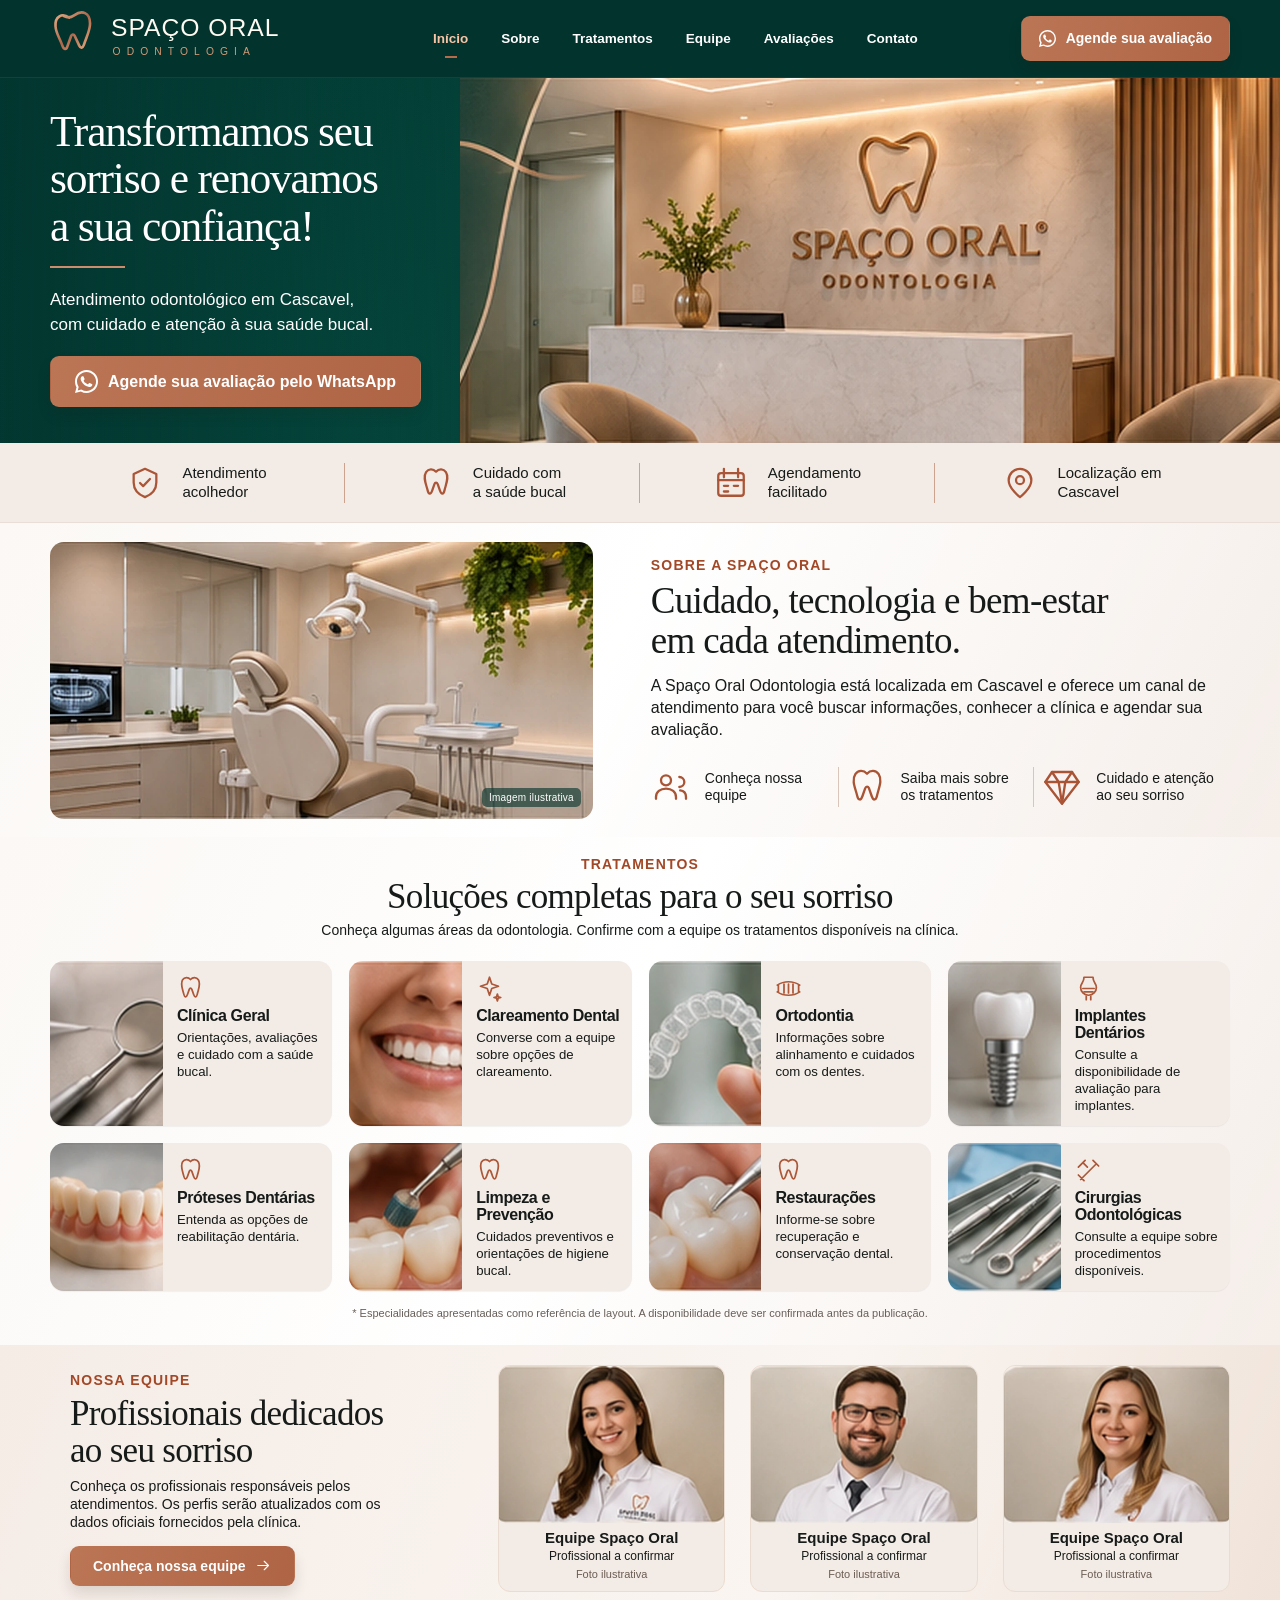
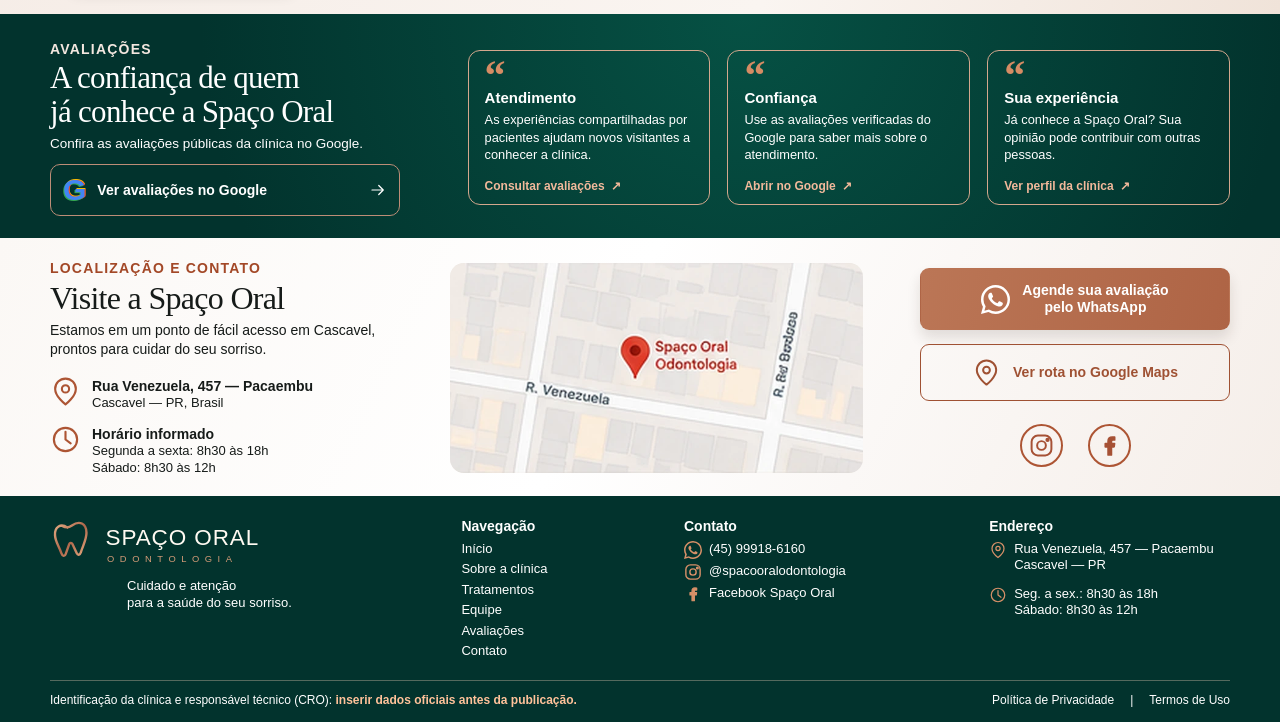
<file: index.html>
<!DOCTYPE html>
<html lang="pt-BR">
<head>
  <meta charset="UTF-8">
  <meta name="viewport" content="width=device-width, initial-scale=1.0">
  <meta name="theme-color" content="#063d35">
  <meta name="description" content="Conheça a Spaço Oral Odontologia em Cascavel, no bairro Pacaembu. Saiba como entrar em contato, conferir a localização e agendar uma avaliação.">
  <meta name="keywords" content="Spaço Oral, odontologia, dentista, Cascavel, Pacaembu, agendamento odontológico">
  <meta property="og:title" content="Spaço Oral Odontologia | Cascavel - PR">
  <meta property="og:description" content="Transformamos seu sorriso e renovamos a sua confiança. Conheça a Spaço Oral em Cascavel.">
  <meta property="og:type" content="website">
  <title>Spaço Oral Odontologia | Cascavel - PR</title>
  <link rel="icon" href="assets/favicon.svg" type="image/svg+xml">
  <link rel="stylesheet" href="assets/style.css">
  <script src="assets/script.js" defer></script>
</head>
<body>
  <!-- Ícones vetoriais locais: sem bibliotecas externas e sem risco de ícones quebrados. -->
  <svg xmlns="http://www.w3.org/2000/svg" class="svg-library" aria-hidden="true">
    <symbol id="i-whatsapp" viewBox="0 0 16 16"><path fill="currentColor" d="M13.601 2.326A7.854 7.854 0 0 0 8.01 0C3.58 0 0 3.58 0 8c0 1.405.368 2.781 1.067 3.995L0 16l4.1-1.063A7.94 7.94 0 0 0 8.01 16C12.42 16 16 12.42 16 8a7.95 7.95 0 0 0-2.399-5.674M8.01 14.607a6.62 6.62 0 0 1-3.374-.923l-.242-.144-2.506.65.669-2.442-.158-.251a6.64 6.64 0 0 1-1.019-3.49c0-3.659 2.971-6.628 6.63-6.628 3.66 0 6.63 2.969 6.63 6.628 0 3.659-2.97 6.6-6.63 6.6m3.627-4.95c-.199-.1-1.177-.58-1.36-.646-.184-.066-.317-.1-.45.1-.133.198-.514.646-.63.778-.116.133-.232.15-.43.05-.199-.1-.839-.31-1.597-.987-.59-.525-.989-1.173-1.105-1.372-.116-.198-.012-.306.087-.405.09-.089.199-.232.298-.348.1-.116.133-.199.199-.331.066-.133.033-.248-.017-.348-.05-.1-.448-1.08-.614-1.478-.16-.384-.322-.332-.448-.339l-.383-.007a.735.735 0 0 0-.531.248c-.183.199-.697.68-.697 1.66s.714 1.925.813 2.058c.1.133 1.404 2.146 3.401 3.01.475.205.846.327 1.135.418.477.151.911.13 1.255.08.383-.057 1.177-.48 1.343-.944.166-.464.166-.861.116-.944-.05-.083-.183-.133-.382-.232"/></symbol>
    <symbol id="i-instagram" viewBox="0 0 24 24"><rect x="2.5" y="2.5" width="19" height="19" rx="6" fill="none" stroke="currentColor" stroke-width="1.9"/><circle cx="12" cy="12" r="4.2" fill="none" stroke="currentColor" stroke-width="1.9"/><circle cx="17.8" cy="6.6" r="1.2" fill="currentColor"/></symbol>
    <symbol id="i-facebook" viewBox="0 0 24 24"><path fill="currentColor" d="M13.8 21v-7.8h2.6l.4-3.1h-3V8.2c0-.9.25-1.5 1.5-1.5h1.6V4a21 21 0 0 0-2.3-.12c-2.3 0-3.9 1.4-3.9 4v2.25H8v3.1h2.7V21z"/></symbol>
    <symbol id="i-pin" viewBox="0 0 24 24"><path d="M20 10c0 6-8 12-8 12S4 16 4 10a8 8 0 1 1 16 0Z"/><circle cx="12" cy="10" r="2.8"/></symbol>
    <symbol id="i-clock" viewBox="0 0 24 24"><circle cx="12" cy="12" r="9"/><path d="M12 6v6l4 3"/></symbol>
    <symbol id="i-shield" viewBox="0 0 24 24"><path d="m12 2 8 3.6v6c0 5-3.7 8.6-8 10.4C7.7 20.2 4 16.6 4 11.6v-6L12 2Z"/><path d="m8.5 12 2.2 2.2 4.8-5"/></symbol>
    <symbol id="i-tooth" viewBox="0 0 24 24"><path d="M12 4c-2.1-2.3-5.3-2.2-7 .3C2.6 8 5 12.7 6.1 17.2c.7 2.9 2.2 3.1 3.2.2l1.6-4.6c.5-1.4 1.7-1.4 2.3 0l1.6 4.6c1 2.9 2.5 2.7 3.2-.2C19 12.7 21.4 8 19 4.3c-1.7-2.5-4.9-2.6-7-.3Z"/></symbol>
    <symbol id="i-calendar" viewBox="0 0 24 24"><rect x="3" y="5" width="18" height="16" rx="2"/><path d="M7 2v6M17 2v6M3 10h18M7 14h3M14 14h3M7 18h3"/></symbol>
    <symbol id="i-users" viewBox="0 0 24 24"><circle cx="9" cy="8" r="3"/><path d="M3 19v-1c0-3 2.5-5 6-5s6 2 6 5v1M17 6a3 3 0 0 1 0 6M17.5 14c2.5.3 3.5 2 3.5 4v1"/></symbol>
    <symbol id="i-gem" viewBox="0 0 24 24"><path d="M6 3h12l4 6-10 13L2 9 6 3Z"/><path d="M2 9h20M6 3l4 6 2 13 2-13 4-6"/></symbol>
    <symbol id="i-sparkles" viewBox="0 0 24 24"><path d="m12 2 2 6 6 2-6 2-2 6-2-6-6-2 6-2 2-6ZM19 17l.7 2.3L22 20l-2.3.7L19 23l-.7-2.3L16 20l2.3-.7L19 17Z"/></symbol>
    <symbol id="i-braces" viewBox="0 0 24 24"><path d="M2 9c6-4 14-4 20 0M2 15c6 4 14 4 20 0M3 9v6M8 8v8M12 8v8M16 8v8M21 9v6"/></symbol>
    <symbol id="i-implant" viewBox="0 0 24 24"><path d="M8 2c0 5-3 5-3 9a7 7 0 0 0 14 0c0-4-3-4-3-9Z"/><path d="M7 12h10M8 15h8M10 19v3m4-3v3"/></symbol>
    <symbol id="i-tools" viewBox="0 0 24 24"><path d="M5 20 19 6M16 3l5 5M3 16l5 5M7 5l4 4M3 9l6-6"/></symbol>
    <symbol id="i-arrow" viewBox="0 0 24 24"><path d="M4 12h15m-6-6 6 6-6 6"/></symbol>
    <symbol id="i-menu" viewBox="0 0 24 24"><path d="M4 7h16M4 12h16M4 17h16"/></symbol>
    <symbol id="i-close" viewBox="0 0 24 24"><path d="M5 5 19 19M19 5 5 19"/></symbol>
  </svg>

  <header class="site-header" id="topo">
    <div class="container header-inner">
      <a href="#inicio" aria-label="Spaço Oral Odontologia — voltar ao início" class="brand"><img src="assets/logo.svg" alt="Spaço Oral Odontologia" width="265" height="60"></a>
      <nav class="nav" id="menu-principal" aria-label="Menu principal">
        <a href="#inicio" class="nav-link active">Início</a>
        <a href="#sobre" class="nav-link">Sobre</a>
        <a href="#tratamentos" class="nav-link">Tratamentos</a>
        <a href="#equipe" class="nav-link">Equipe</a>
        <a href="#avaliacoes" class="nav-link">Avaliações</a>
        <a href="#contato" class="nav-link">Contato</a>
      </nav>
      <a class="btn btn-copper header-cta" href="https://wa.me/5545999186160?text=Ol%C3%A1%21%20Gostaria%20de%20agendar%20uma%20avalia%C3%A7%C3%A3o%20na%20Spa%C3%A7o%20Oral." target="_blank" rel="noopener noreferrer"><svg class="icon fill"><use href="#i-whatsapp"/></svg><span>Agende sua avaliação</span></a>
      <button class="menu-toggle" type="button" aria-label="Abrir menu" aria-expanded="false" aria-controls="menu-principal"><svg class="icon menu-icon"><use href="#i-menu"/></svg><svg class="icon close-icon"><use href="#i-close"/></svg></button>
    </div>
  </header>

  <main>
    <section class="hero" id="inicio" aria-labelledby="hero-heading">
      <div class="hero-image" role="img" aria-label="Imagem ilustrativa de recepção odontológica elegante"></div>
      <div class="container hero-inner">
        <div class="hero-copy reveal">
          <h1 id="hero-heading">Transformamos seu<br>sorriso e renovamos<br>a sua confiança!</h1>
          <span class="headline-line" aria-hidden="true"></span>
          <p>Atendimento odontológico em Cascavel,<br>com cuidado e atenção à sua saúde bucal.</p>
          <a class="btn btn-copper btn-hero" href="https://wa.me/5545999186160?text=Ol%C3%A1%21%20Gostaria%20de%20agendar%20uma%20avalia%C3%A7%C3%A3o%20na%20Spa%C3%A7o%20Oral." target="_blank" rel="noopener noreferrer"><svg class="icon fill"><use href="#i-whatsapp"/></svg> Agende sua avaliação pelo WhatsApp</a>
        </div>
      </div>
    </section>

    <section class="trust-bar" aria-label="Destaques da clínica">
      <div class="container trust-grid">
        <div class="trust-item"><svg class="icon"><use href="#i-shield"/></svg><p>Atendimento<br>acolhedor</p></div>
        <div class="trust-item"><svg class="icon"><use href="#i-tooth"/></svg><p>Cuidado com<br>a saúde bucal</p></div>
        <div class="trust-item"><svg class="icon"><use href="#i-calendar"/></svg><p>Agendamento<br>facilitado</p></div>
        <div class="trust-item"><svg class="icon"><use href="#i-pin"/></svg><p>Localização em<br>Cascavel</p></div>
      </div>
    </section>

    <section class="about section-light" id="sobre" aria-labelledby="about-title">
      <div class="container about-grid">
        <div class="about-image-wrap reveal"><img src="assets/images/about.webp" alt="Ambiente odontológico ilustrativo com cadeira de atendimento" loading="lazy"><span class="image-note">Imagem ilustrativa</span></div>
        <div class="about-content reveal">
          <span class="eyebrow">SOBRE A SPAÇO ORAL</span>
          <h2 id="about-title">Cuidado, tecnologia e bem-estar<br>em cada atendimento.</h2>
          <p>A Spaço Oral Odontologia está localizada em Cascavel e oferece um canal de atendimento para você buscar informações, conhecer a clínica e agendar sua avaliação.</p>
          <div class="about-features">
            <div><svg class="icon"><use href="#i-users"/></svg><span>Conheça nossa<br>equipe</span></div>
            <div><svg class="icon"><use href="#i-tooth"/></svg><span>Saiba mais sobre<br>os tratamentos</span></div>
            <div><svg class="icon"><use href="#i-gem"/></svg><span>Cuidado e atenção<br>ao seu sorriso</span></div>
          </div>
        </div>
      </div>
    </section>

    <section class="treatments section-light" id="tratamentos" aria-labelledby="treatments-title">
      <div class="container">
        <div class="section-heading center reveal">
          <span class="eyebrow">TRATAMENTOS</span>
          <h2 id="treatments-title">Soluções completas para o seu sorriso</h2>
          <p>Conheça algumas áreas da odontologia. Confirme com a equipe os tratamentos disponíveis na clínica.</p>
        </div>
        <div class="treatments-grid">
          <a class="treatment-card reveal" href="https://wa.me/5545999186160?text=Ol%C3%A1%21%20Gostaria%20de%20saber%20sobre%20atendimento%20de%20cl%C3%ADnica%20geral." target="_blank" rel="noopener noreferrer"><img src="assets/images/service1.webp" alt="Instrumentos odontológicos" loading="lazy"><div class="treatment-body"><svg class="icon"><use href="#i-tooth"/></svg><h3>Clínica Geral</h3><p>Orientações, avaliações e cuidado com a saúde bucal.</p></div></a>
          <a class="treatment-card reveal" href="https://wa.me/5545999186160?text=Ol%C3%A1%21%20Gostaria%20de%20saber%20se%20a%20cl%C3%ADnica%20realiza%20clareamento%20dental." target="_blank" rel="noopener noreferrer"><img src="assets/images/service2.webp" alt="Sorriso saudável em imagem ilustrativa" loading="lazy"><div class="treatment-body"><svg class="icon"><use href="#i-sparkles"/></svg><h3>Clareamento Dental</h3><p>Converse com a equipe sobre opções de clareamento.</p></div></a>
          <a class="treatment-card reveal" href="https://wa.me/5545999186160?text=Ol%C3%A1%21%20Gostaria%20de%20saber%20se%20a%20cl%C3%ADnica%20realiza%20tratamento%20ortod%C3%B4ntico." target="_blank" rel="noopener noreferrer"><img src="assets/images/service3.webp" alt="Alinhador dentário transparente" loading="lazy"><div class="treatment-body"><svg class="icon"><use href="#i-braces"/></svg><h3>Ortodontia</h3><p>Informações sobre alinhamento e cuidados com os dentes.</p></div></a>
          <a class="treatment-card reveal" href="https://wa.me/5545999186160?text=Ol%C3%A1%21%20Gostaria%20de%20saber%20se%20a%20cl%C3%ADnica%20realiza%20implantes%20dent%C3%A1rios." target="_blank" rel="noopener noreferrer"><img src="assets/images/service4.webp" alt="Representação ilustrativa de implante dental" loading="lazy"><div class="treatment-body"><svg class="icon"><use href="#i-implant"/></svg><h3>Implantes Dentários</h3><p>Consulte a disponibilidade de avaliação para implantes.</p></div></a>
          <a class="treatment-card reveal" href="https://wa.me/5545999186160?text=Ol%C3%A1%21%20Gostaria%20de%20saber%20se%20a%20cl%C3%ADnica%20realiza%20pr%C3%B3teses%20dent%C3%A1rias." target="_blank" rel="noopener noreferrer"><img src="assets/images/service5.webp" alt="Prótese dentária ilustrativa" loading="lazy"><div class="treatment-body"><svg class="icon"><use href="#i-tooth"/></svg><h3>Próteses Dentárias</h3><p>Entenda as opções de reabilitação dentária.</p></div></a>
          <a class="treatment-card reveal" href="https://wa.me/5545999186160?text=Ol%C3%A1%21%20Gostaria%20de%20saber%20sobre%20limpeza%20e%20preven%C3%A7%C3%A3o%20odontol%C3%B3gica." target="_blank" rel="noopener noreferrer"><img src="assets/images/service6.webp" alt="Limpeza odontológica ilustrativa" loading="lazy"><div class="treatment-body"><svg class="icon"><use href="#i-tooth"/></svg><h3>Limpeza e Prevenção</h3><p>Cuidados preventivos e orientações de higiene bucal.</p></div></a>
          <a class="treatment-card reveal" href="https://wa.me/5545999186160?text=Ol%C3%A1%21%20Gostaria%20de%20saber%20se%20a%20cl%C3%ADnica%20realiza%20restaura%C3%A7%C3%B5es." target="_blank" rel="noopener noreferrer"><img src="assets/images/service7.webp" alt="Restauração dentária ilustrativa" loading="lazy"><div class="treatment-body"><svg class="icon"><use href="#i-tooth"/></svg><h3>Restaurações</h3><p>Informe-se sobre recuperação e conservação dental.</p></div></a>
          <a class="treatment-card reveal" href="https://wa.me/5545999186160?text=Ol%C3%A1%21%20Gostaria%20de%20saber%20se%20a%20cl%C3%ADnica%20realiza%20cirurgias%20odontol%C3%B3gicas." target="_blank" rel="noopener noreferrer"><img src="assets/images/service8.webp" alt="Instrumentos odontológicos ilustrativos" loading="lazy"><div class="treatment-body"><svg class="icon"><use href="#i-tools"/></svg><h3>Cirurgias Odontológicas</h3><p>Consulte a equipe sobre procedimentos disponíveis.</p></div></a>
        </div>
        <p class="disclaimer">* Especialidades apresentadas como referência de layout. A disponibilidade deve ser confirmada antes da publicação.</p>
      </div>
    </section>

    <section class="team section-beige" id="equipe" aria-labelledby="team-title">
      <div class="container team-grid">
        <div class="team-intro reveal"><span class="eyebrow">NOSSA EQUIPE</span><h2 id="team-title">Profissionais dedicados<br>ao seu sorriso</h2><p>Conheça os profissionais responsáveis pelos atendimentos. Os perfis serão atualizados com os dados oficiais fornecidos pela clínica.</p><a href="https://wa.me/5545999186160?text=Ol%C3%A1%21%20Gostaria%20de%20conhecer%20os%20profissionais%20da%20Spa%C3%A7o%20Oral." target="_blank" rel="noopener noreferrer" class="btn btn-copper">Conheça nossa equipe <svg class="icon"><use href="#i-arrow"/></svg></a></div>
        <div class="team-cards">
          <article class="team-card reveal"><img src="assets/images/team1.webp" alt="Retrato ilustrativo de profissional de odontologia" loading="lazy"><div class="team-details"><h3>Equipe Spaço Oral</h3><p>Profissional a confirmar</p><small>Foto ilustrativa</small></div></article>
          <article class="team-card reveal"><img src="assets/images/team2.webp" alt="Retrato ilustrativo de profissional de odontologia" loading="lazy"><div class="team-details"><h3>Equipe Spaço Oral</h3><p>Profissional a confirmar</p><small>Foto ilustrativa</small></div></article>
          <article class="team-card reveal"><img src="assets/images/team3.webp" alt="Retrato ilustrativo de profissional de odontologia" loading="lazy"><div class="team-details"><h3>Equipe Spaço Oral</h3><p>Profissional a confirmar</p><small>Foto ilustrativa</small></div></article>
        </div>
      </div>
    </section>

    <section class="reviews" id="avaliacoes" aria-labelledby="reviews-title">
      <div class="container reviews-grid">
        <div class="reviews-intro reveal"><span class="eyebrow light">AVALIAÇÕES</span><h2 id="reviews-title">A confiança de quem<br>já conhece a Spaço Oral</h2><p>Confira as avaliações públicas da clínica no Google.</p><a class="google-review-link" href="https://www.google.com/maps/search/?api=1&query=Spa%C3%A7o%20Oral%20Odontologia%20Rua%20Venezuela%20457%20Cascavel" target="_blank" rel="noopener noreferrer"><span class="google-g">G</span> Ver avaliações no Google <svg class="icon"><use href="#i-arrow"/></svg></a></div>
        <div class="review-cards">
          <div class="review-card reveal"><span class="quote-mark">“</span><h3>Atendimento</h3><p>As experiências compartilhadas por pacientes ajudam novos visitantes a conhecer a clínica.</p><a href="https://www.google.com/maps/search/?api=1&query=Spa%C3%A7o%20Oral%20Odontologia%20Cascavel" target="_blank" rel="noopener noreferrer">Consultar avaliações <span>↗</span></a></div>
          <div class="review-card reveal"><span class="quote-mark">“</span><h3>Confiança</h3><p>Use as avaliações verificadas do Google para saber mais sobre o atendimento.</p><a href="https://www.google.com/maps/search/?api=1&query=Spa%C3%A7o%20Oral%20Odontologia%20Cascavel" target="_blank" rel="noopener noreferrer">Abrir no Google <span>↗</span></a></div>
          <div class="review-card reveal"><span class="quote-mark">“</span><h3>Sua experiência</h3><p>Já conhece a Spaço Oral? Sua opinião pode contribuir com outras pessoas.</p><a href="https://www.google.com/maps/search/?api=1&query=Spa%C3%A7o%20Oral%20Odontologia%20Cascavel" target="_blank" rel="noopener noreferrer">Ver perfil da clínica <span>↗</span></a></div>
        </div>
      </div>
    </section>

    <section class="contact section-light" id="contato" aria-labelledby="contact-title">
      <div class="container contact-grid">
        <div class="contact-info reveal"><span class="eyebrow">LOCALIZAÇÃO E CONTATO</span><h2 id="contact-title">Visite a Spaço Oral</h2><p>Estamos em um ponto de fácil acesso em Cascavel, prontos para cuidar do seu sorriso.</p><div class="contact-line"><svg class="icon"><use href="#i-pin"/></svg><div><strong>Rua Venezuela, 457 — Pacaembu</strong><span>Cascavel — PR, Brasil</span></div></div><div class="contact-line"><svg class="icon"><use href="#i-clock"/></svg><div><strong>Horário informado</strong><span>Segunda a sexta: 8h30 às 18h<br>Sábado: 8h30 às 12h</span></div></div></div>
        <div class="map-container reveal"><a class="map-link" href="https://www.google.com/maps/search/?api=1&query=Rua%20Venezuela%2C%20457%2C%20Cascavel%20PR%20Brasil" target="_blank" rel="noopener noreferrer" aria-label="Abrir localização da Spaço Oral no Google Maps"><img src="assets/images/map.webp" alt="Mapa ilustrativo com marcação da Rua Venezuela, em Cascavel" loading="lazy"><span>Abrir no Google Maps ↗</span></a></div>
        <div class="contact-actions reveal"><a href="https://wa.me/5545999186160?text=Ol%C3%A1%21%20Gostaria%20de%20agendar%20uma%20avalia%C3%A7%C3%A3o%20na%20Spa%C3%A7o%20Oral." target="_blank" rel="noopener noreferrer" class="btn btn-copper contact-btn"><svg class="icon fill"><use href="#i-whatsapp"/></svg><span>Agende sua avaliação<br>pelo WhatsApp</span></a><a href="https://www.google.com/maps/search/?api=1&query=Rua%20Venezuela%2C%20457%2C%20Cascavel%20PR%20Brasil" target="_blank" rel="noopener noreferrer" class="btn btn-outline contact-btn"><svg class="icon"><use href="#i-pin"/></svg><span>Ver rota no Google Maps</span></a><div class="social-links"><a href="https://www.instagram.com/spacooralodontologia/" target="_blank" rel="noopener noreferrer" aria-label="Instagram da Spaço Oral"><svg class="icon"><use href="#i-instagram"/></svg></a><a href="https://www.facebook.com/profile.php?id=61551792543219" target="_blank" rel="noopener noreferrer" aria-label="Facebook da Spaço Oral"><svg class="icon"><use href="#i-facebook"/></svg></a></div></div>
      </div>
    </section>
  </main>

  <footer class="footer">
    <div class="container footer-top">
      <div class="footer-brand"><a href="#inicio" aria-label="Voltar ao início"><img src="assets/logo.svg" alt="Spaço Oral Odontologia" width="250" height="57"></a><p>Cuidado e atenção<br>para a saúde do seu sorriso.</p></div>
      <div class="footer-col"><h3>Navegação</h3><a href="#inicio">Início</a><a href="#sobre">Sobre a clínica</a><a href="#tratamentos">Tratamentos</a><a href="#equipe">Equipe</a><a href="#avaliacoes">Avaliações</a><a href="#contato">Contato</a></div>
      <div class="footer-col"><h3>Contato</h3><a href="https://wa.me/5545999186160" target="_blank" rel="noopener noreferrer"><svg class="icon fill"><use href="#i-whatsapp"/></svg>(45) 99918-6160</a><a href="https://www.instagram.com/spacooralodontologia/" target="_blank" rel="noopener noreferrer"><svg class="icon"><use href="#i-instagram"/></svg>@spacooralodontologia</a><a href="https://www.facebook.com/profile.php?id=61551792543219" target="_blank" rel="noopener noreferrer"><svg class="icon"><use href="#i-facebook"/></svg>Facebook Spaço Oral</a></div>
      <div class="footer-col footer-address"><h3>Endereço</h3><a href="https://www.google.com/maps/search/?api=1&query=Rua%20Venezuela%20457%20Cascavel%20PR" target="_blank" rel="noopener noreferrer"><svg class="icon"><use href="#i-pin"/></svg>Rua Venezuela, 457 — Pacaembu<br>Cascavel — PR</a><p><svg class="icon"><use href="#i-clock"/></svg>Seg. a sex.: 8h30 às 18h<br>Sábado: 8h30 às 12h</p></div>
    </div>
    <div class="container footer-bottom"><p>Identificação da clínica e responsável técnico (CRO): <strong>inserir dados oficiais antes da publicação.</strong></p><div><a href="privacidade.html">Política de Privacidade</a><span aria-hidden="true">|</span><a href="termos.html">Termos de Uso</a></div></div>
  </footer>
  <a class="float-whatsapp" href="https://wa.me/5545999186160?text=Ol%C3%A1%21%20Vim%20pelo%20site%20e%20gostaria%20de%20informa%C3%A7%C3%B5es." target="_blank" rel="noopener noreferrer" aria-label="Falar no WhatsApp"><svg class="icon fill"><use href="#i-whatsapp"/></svg></a>
</body>
</html>
</file>
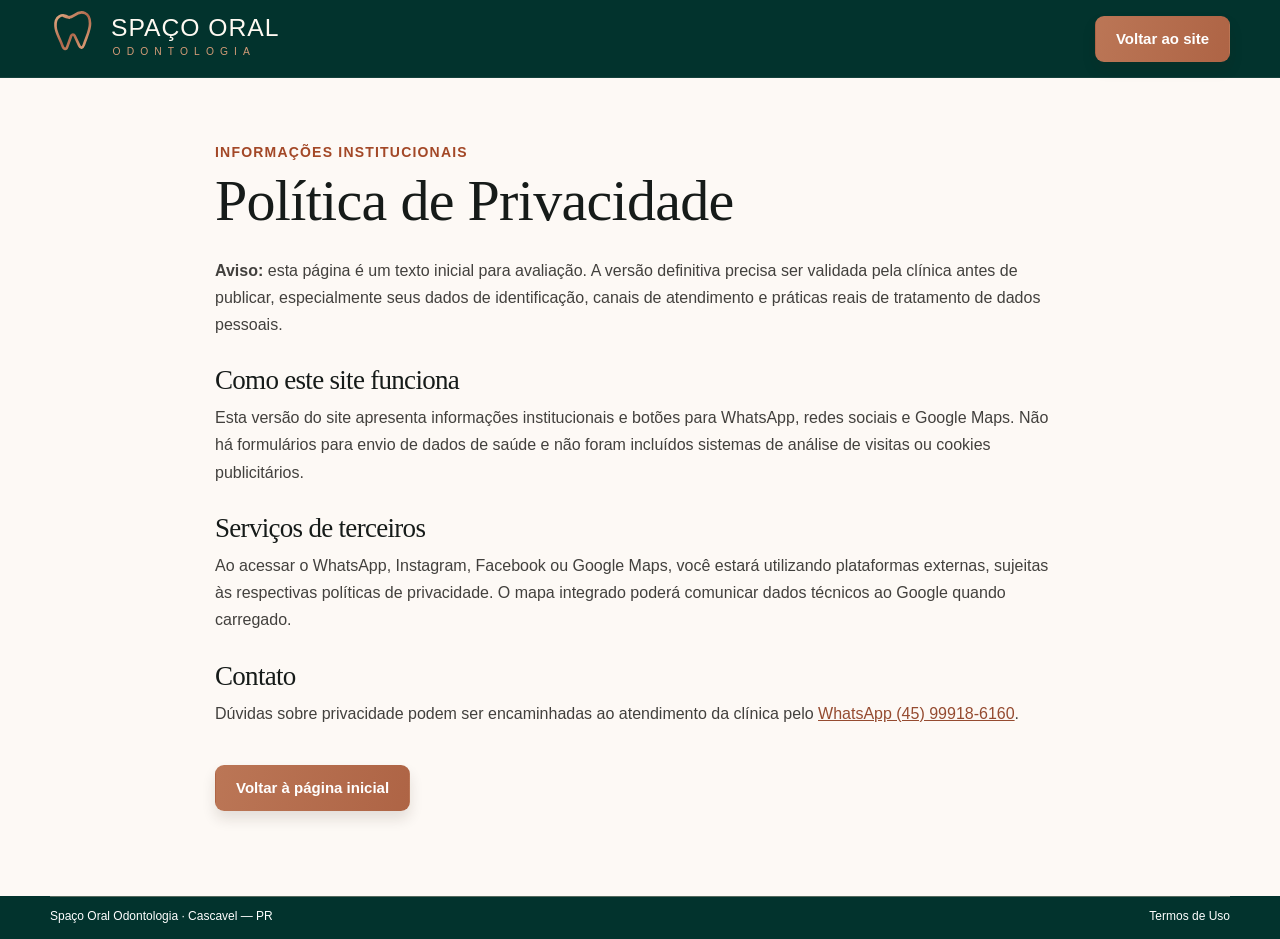
<file: privacidade.html>
<!DOCTYPE html><html lang="pt-BR"><head><meta charset="UTF-8"><meta name="viewport" content="width=device-width,initial-scale=1"><meta name="theme-color" content="#063d35"><title>Política de Privacidade | Spaço Oral</title><link rel="icon" href="assets/favicon.svg" type="image/svg+xml"><link rel="stylesheet" href="assets/legal.css"></head>
<body><header class="site-header"><div class="container header-inner"><a class="brand" href="index.html"><img src="assets/logo.svg" alt="Spaço Oral Odontologia"></a><a href="index.html" class="btn btn-copper">Voltar ao site</a></div></header><main class="legal-main"><div class="container legal-content"><span class="eyebrow">INFORMAÇÕES INSTITUCIONAIS</span><h1>Política de Privacidade</h1><p><strong>Aviso:</strong> esta página é um texto inicial para avaliação. A versão definitiva precisa ser validada pela clínica antes de publicar, especialmente seus dados de identificação, canais de atendimento e práticas reais de tratamento de dados pessoais.</p><h2>Como este site funciona</h2><p>Esta versão do site apresenta informações institucionais e botões para WhatsApp, redes sociais e Google Maps. Não há formulários para envio de dados de saúde e não foram incluídos sistemas de análise de visitas ou cookies publicitários.</p><h2>Serviços de terceiros</h2><p>Ao acessar o WhatsApp, Instagram, Facebook ou Google Maps, você estará utilizando plataformas externas, sujeitas às respectivas políticas de privacidade. O mapa integrado poderá comunicar dados técnicos ao Google quando carregado.</p><h2>Contato</h2><p>Dúvidas sobre privacidade podem ser encaminhadas ao atendimento da clínica pelo <a href="https://wa.me/5545999186160" target="_blank" rel="noopener noreferrer">WhatsApp (45) 99918-6160</a>.</p><a href="index.html" class="btn btn-copper">Voltar à página inicial</a></div></main><footer class="footer"><div class="container footer-bottom"><p>Spaço Oral Odontologia · Cascavel — PR</p><a href="termos.html">Termos de Uso</a></div></footer></body></html>
</file>
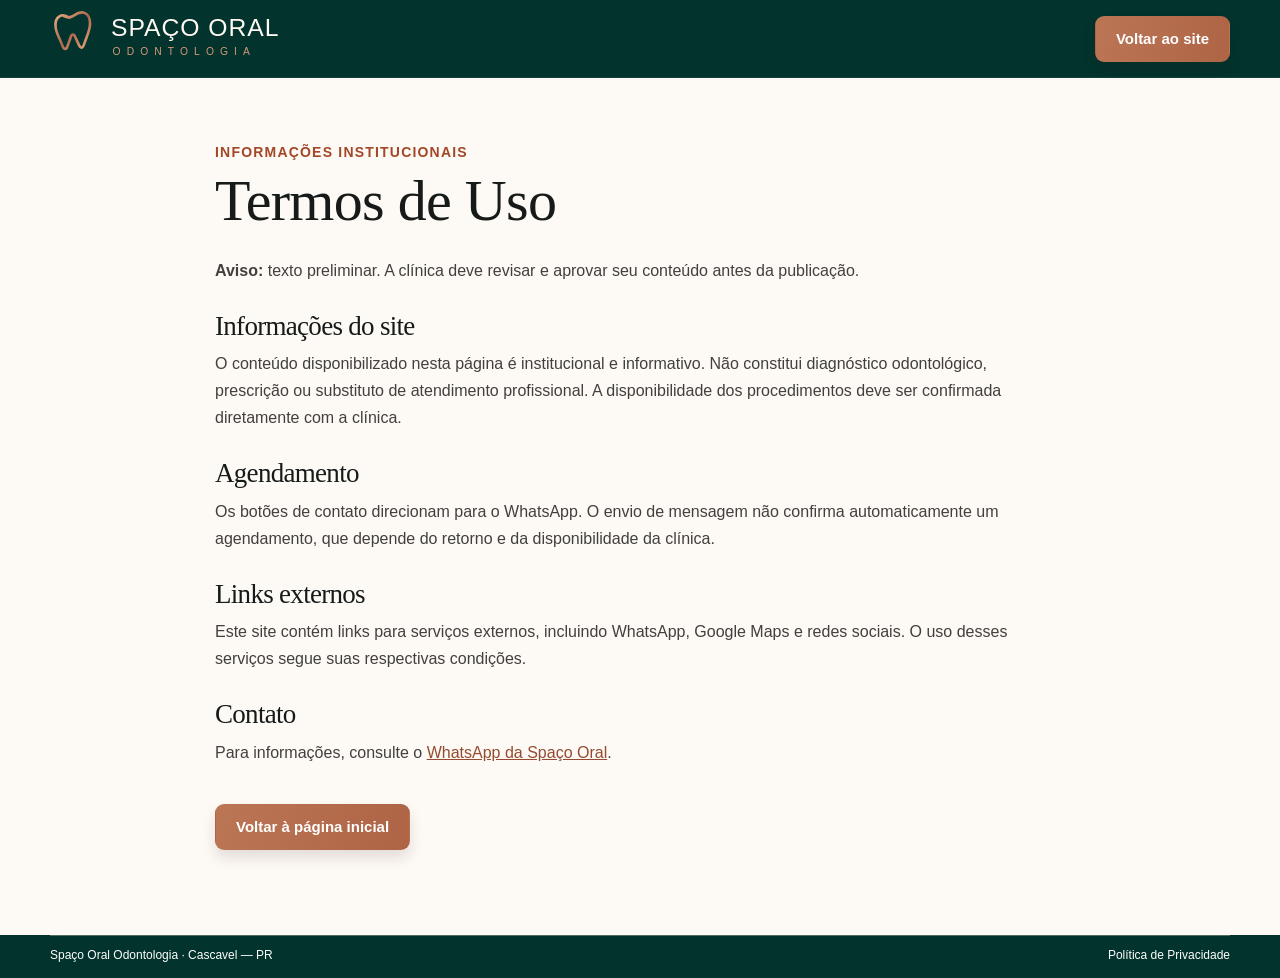
<file: termos.html>
<!DOCTYPE html><html lang="pt-BR"><head><meta charset="UTF-8"><meta name="viewport" content="width=device-width,initial-scale=1"><meta name="theme-color" content="#063d35"><title>Termos de Uso | Spaço Oral</title><link rel="icon" href="assets/favicon.svg" type="image/svg+xml"><link rel="stylesheet" href="assets/legal.css"></head>
<body><header class="site-header"><div class="container header-inner"><a class="brand" href="index.html"><img src="assets/logo.svg" alt="Spaço Oral Odontologia"></a><a href="index.html" class="btn btn-copper">Voltar ao site</a></div></header><main class="legal-main"><div class="container legal-content"><span class="eyebrow">INFORMAÇÕES INSTITUCIONAIS</span><h1>Termos de Uso</h1><p><strong>Aviso:</strong> texto preliminar. A clínica deve revisar e aprovar seu conteúdo antes da publicação.</p><h2>Informações do site</h2><p>O conteúdo disponibilizado nesta página é institucional e informativo. Não constitui diagnóstico odontológico, prescrição ou substituto de atendimento profissional. A disponibilidade dos procedimentos deve ser confirmada diretamente com a clínica.</p><h2>Agendamento</h2><p>Os botões de contato direcionam para o WhatsApp. O envio de mensagem não confirma automaticamente um agendamento, que depende do retorno e da disponibilidade da clínica.</p><h2>Links externos</h2><p>Este site contém links para serviços externos, incluindo WhatsApp, Google Maps e redes sociais. O uso desses serviços segue suas respectivas condições.</p><h2>Contato</h2><p>Para informações, consulte o <a href="https://wa.me/5545999186160" target="_blank" rel="noopener noreferrer">WhatsApp da Spaço Oral</a>.</p><a href="index.html" class="btn btn-copper">Voltar à página inicial</a></div></main><footer class="footer"><div class="container footer-bottom"><p>Spaço Oral Odontologia · Cascavel — PR</p><a href="privacidade.html">Política de Privacidade</a></div></footer></body></html>
</file>
<file: assets/style.css>
@charset "UTF-8";
:root{
  --green:#043d34; --green-dark:#02332d; --green-deep:#023c34; --copper:#b66b4b;
  --copper-light:#d39978; --copper-deep:#9f5133; --cream:#faf7f4; --beige:#f2eae4;
  --ink:#161b19; --muted:#4f514f; --line:#e6d7ce; --font-head:Georgia,'Times New Roman',serif;
  --font-body:Arial,Helvetica,sans-serif; --container:1340px; --shadow:0 16px 40px rgba(50,30,20,.10);
}
*,*::before,*::after{box-sizing:border-box}
html{scroll-behavior:smooth;scroll-padding-top:80px}
body{margin:0;background:var(--cream);color:var(--ink);font-family:var(--font-body);-webkit-font-smoothing:antialiased;text-rendering:optimizeLegibility}
a{color:inherit;text-decoration:none}
button{font:inherit}
img,svg{display:block;max-width:100%}
button,a{-webkit-tap-highlight-color:transparent}
button:focus-visible,a:focus-visible{outline:3px solid var(--copper-light);outline-offset:4px}
::selection{background:var(--copper);color:white}
.svg-library{position:absolute;width:0;height:0;overflow:hidden;pointer-events:none}
.icon{width:26px;height:26px;flex-shrink:0;stroke:currentColor;stroke-width:1.65;fill:none;stroke-linecap:round;stroke-linejoin:round}
.icon.fill{stroke:none;fill:currentColor}
.container{width:min(calc(100% - 100px),var(--container));margin-inline:auto}
.btn{display:inline-flex;align-items:center;justify-content:center;gap:10px;padding:13px 20px;min-height:43px;border:1px solid transparent;border-radius:9px;white-space:nowrap;font-size:15px;font-weight:700;line-height:1.2;transition:background .2s,transform .2s,box-shadow .2s,color .2s;cursor:pointer}
.btn:hover{transform:translateY(-2px)}
.btn-copper{background:linear-gradient(105deg,#bb7656,#ae6445);color:#fff;box-shadow:0 8px 14px rgba(41,23,17,.12)}
.btn-copper:hover{background:linear-gradient(105deg,#ca8664,#a95738);box-shadow:0 12px 18px rgba(41,23,17,.18)}
.btn-outline{background:transparent;border-color:var(--copper-deep);color:var(--copper-deep)}
.btn-outline:hover{background:#f4e4da}
.btn .icon{width:20px;height:20px}
.section-light{background:linear-gradient(116deg,#fbf8f5,#fff 47%,#f5eee9)}
.section-beige{background:linear-gradient(110deg,#f5ece6,#faf5f1 62%,#f0e3d9)}
.eyebrow{display:block;color:#a34827;font-size:14px;font-weight:700;letter-spacing:1.2px;line-height:1.3}
.eyebrow.light{color:#f3e7df}
h1,h2,h3,p{margin-top:0}
h1,h2{font-family:var(--font-head);font-weight:400;letter-spacing:-.7px}
h2{font-size:36px;line-height:1.08;margin:7px 0 14px}
p{line-height:1.4}

/* CABEÇALHO */
.site-header{height:78px;background:var(--green-dark);color:#fff;position:relative;z-index:50;border-bottom:1px solid rgba(255,255,255,.07)}
.header-inner{height:100%;display:flex;align-items:center;justify-content:space-between;gap:24px}
.brand{flex-shrink:0;width:280px}.brand img{width:100%;height:auto}
.nav{display:flex;align-items:center;gap:33px;height:100%}
.nav-link{display:flex;align-items:center;height:100%;color:#fff;font-size:13.5px;font-weight:700;transition:color .2s;position:relative}
.nav-link:hover,.nav-link.active{color:#f8c4a6}
.nav-link.active::after{content:"";position:absolute;height:2px;width:12px;bottom:19px;background:var(--copper);left:50%;transform:translateX(-50%)}
.header-cta{font-size:14px;min-height:45px;padding:12px 17px}.header-cta .icon{width:17px;height:17px}
.menu-toggle{display:none;color:#fff;background:transparent;border:1px solid rgba(255,255,255,.25);padding:10px;cursor:pointer;border-radius:8px}.menu-toggle .icon{width:25px;height:25px}.close-icon{display:none}

/* CAPA */
.hero{height:365px;background:radial-gradient(circle at 25% 90%,#064b40,var(--green-dark));color:#fff;position:relative;overflow:hidden}
.hero-image{position:absolute;inset:0 0 0 35.9%;background:url('images/hero.webp') no-repeat center;background-size:cover;pointer-events:none}
.hero::before{content:"";position:absolute;z-index:1;inset:0;background:linear-gradient(90deg,rgba(2,51,45,.78),transparent 46%);pointer-events:none}
.hero-inner{height:100%;display:flex;align-items:flex-start;position:relative;z-index:2}
.hero-copy{padding-top:30px;width:48%;max-width:600px}
.hero h1{font-size:clamp(36px,3.4vw,50px);line-height:1.09;margin:0 0 16px;letter-spacing:-1.2px;text-wrap:balance;text-shadow:0 1px 1px rgba(0,0,0,.14)}
.headline-line{width:75px;height:2px;background:#cc8c6e;display:block;margin-bottom:20px}
.hero p{font-size:17px;line-height:1.46;margin-bottom:18px;max-width:510px}
.btn-hero{font-size:16px;min-height:51px;padding:13px 24px}
.btn-hero .icon{width:23px;height:23px}

/* BARRA DE BENEFÍCIOS */
.trust-bar{background:#f3ebe5;border-bottom:1px solid #eaded6}
.trust-grid{display:grid;grid-template-columns:repeat(4,1fr);align-items:center;height:79px}
.trust-item{display:flex;align-items:center;justify-content:center;gap:20px;position:relative}
.trust-item:not(:last-child)::after{content:"";position:absolute;right:0;width:1px;height:40px;background:#c08b71;opacity:.75}
.trust-item .icon{color:#aa5537;width:34px;height:34px;stroke-width:1.6}
.trust-item p{font-size:15px;line-height:1.23;margin:0}

/* SOBRE */
.about{padding:19px 0 18px}
.about-grid{display:grid;grid-template-columns:46% 1fr;align-items:center;gap:58px}
.about-image-wrap{height:277px;position:relative;border-radius:14px;overflow:hidden}
.about-image-wrap img{height:100%;width:100%;object-fit:cover}
.image-note{position:absolute;right:12px;bottom:12px;color:#fff;font-size:10px;background:rgba(2,51,45,.62);border-radius:5px;padding:4px 7px;letter-spacing:.2px}
.about-content{padding:2px 0 0}
.about-content h2{margin-top:7px;font-size:37px}
.about-content>p{font-size:16px;line-height:1.38;max-width:665px;margin-bottom:26px}
.about-features{display:grid;grid-template-columns:repeat(3,1fr);gap:8px}
.about-features>div{display:flex;align-items:center;gap:14px;min-width:0;padding-right:9px}
.about-features>div:not(:last-child){border-right:1px solid #dac5ba}
.about-features .icon{width:40px;height:40px;stroke-width:1.4;color:#a95535}
.about-features span{font-size:14px;line-height:1.25}

/* TRATAMENTOS */
.treatments{padding:18px 0 24px}
.section-heading.center{text-align:center}
.section-heading h2{font-size:35px;margin:5px 0 5px}
.section-heading p{margin-bottom:20px;font-size:14px}
.treatments-grid{display:grid;grid-template-columns:repeat(4,minmax(0,1fr));gap:17px}
.treatment-card{display:grid;grid-template-columns:40% 60%;min-height:148px;background:#f3ebe5;border-radius:14px;overflow:hidden;box-shadow:0 1px 1px rgba(0,0,0,.05);transition:transform .25s,box-shadow .25s}
.treatment-card:hover{transform:translateY(-4px);box-shadow:var(--shadow)}
.treatment-card img{height:100%;width:100%;object-fit:cover;min-height:148px}
.treatment-body{padding:14px 12px 11px 14px;min-width:0}
.treatment-body .icon{color:#ad5839;width:27px;height:27px;stroke-width:1.55;margin-bottom:5px}
.treatment-body h3{font-size:16px;letter-spacing:-.4px;line-height:1.08;margin:0 0 6px}
.treatment-body p{font-size:13.2px;line-height:1.28;margin:0}
.disclaimer{text-align:center;font-size:11px;color:#685f59;margin:15px 0 0}

/* EQUIPE */
.team{padding:20px 0 22px}
.team-grid{display:grid;grid-template-columns:35% 1fr;gap:35px;align-items:center}
.team-intro{padding-left:20px}
.team-intro h2{font-size:35px;margin:5px 0 8px}
.team-intro p{font-size:14px;line-height:1.28;max-width:335px;margin-bottom:14px}
.team-intro .btn{font-size:14px;padding:9px 22px;min-height:40px}
.team-intro .btn .icon{width:17px;height:17px}
.team-cards{display:grid;grid-template-columns:repeat(3,minmax(0,1fr));gap:25px}
.team-card{text-align:center;background:#f3ebe5;border-radius:12px;overflow:hidden;border:1px solid #ebdcd1;transition:transform .25s}
.team-card:hover{transform:translateY(-4px)}
.team-card img{width:100%;height:157px;object-fit:cover;object-position:center 20%;border-radius:11px 11px 5px 5px}
.team-details{padding:7px 4px 9px}
.team-details h3{font-size:15px;margin:0 0 2px;line-height:1.13}
.team-details p{font-size:12px;margin:0;line-height:1.25}
.team-details small{font-size:11px;color:#6b5d54}

/* AVALIAÇÕES */
.reviews{background:radial-gradient(circle at 58% 0,#065144,var(--green-dark) 70%);color:#fff;padding:26px 0 22px}
.reviews-grid{display:grid;grid-template-columns:32% 1fr;gap:40px;align-items:center}
.reviews-intro h2{font-size:31px;margin:3px 0 7px;line-height:1.07}
.reviews-intro p{font-size:13.5px;margin-bottom:10px}
.google-review-link{display:flex;align-items:center;gap:11px;padding:8px 12px;max-width:350px;border:1px solid #bd8d77;border-radius:10px;color:#fff;font-size:14px;font-weight:700;transition:background .2s}
.google-review-link:hover{background:rgba(255,255,255,.11)}
.google-g{font-family:Arial,sans-serif;font-size:30px;font-weight:900;color:#4285f4;text-shadow:-1px 1px #34a853,1px 0 #ea4335,1px -1px #fbbc05}
.google-review-link .icon{width:18px;height:18px;margin-left:auto}
.review-cards{display:grid;grid-template-columns:repeat(3,minmax(0,1fr));gap:17px}
.review-card{min-height:155px;border:1px solid #d3a78d;border-radius:12px;padding:11px 16px;display:flex;flex-direction:column;position:relative}
.quote-mark{color:#d68c64;font-family:Georgia,serif;font-size:42px;font-weight:700;line-height:.65;height:26px}
.review-card h3{font-size:15px;margin:1px 0 5px}
.review-card p{font-size:12.8px;line-height:1.34;margin:0 0 9px}
.review-card a{font-size:12px;color:#f2b99b;font-weight:700;display:flex;gap:6px;margin-top:auto;align-items:center}
.review-card a:hover{text-decoration:underline}

/* CONTATO */
.contact{padding:21px 0 19px}
.contact-grid{display:grid;grid-template-columns:31% 35% 1fr;gap:34px;align-items:center}
.contact-info h2{font-size:32px;margin:4px 0 6px}
.contact-info>p{font-size:14px;line-height:1.3;margin-bottom:18px;max-width:360px}
.contact-line{display:flex;align-items:flex-start;gap:11px;margin-top:12px}
.contact-line .icon{color:#ad5534;width:31px;height:31px}
.contact-line div{padding-top:2px}
.contact-line strong{display:block;font-size:14px;line-height:1.25}
.contact-line span{display:block;font-size:13px;line-height:1.28}
.map-container{height:210px;border-radius:14px;overflow:hidden;background:#eee9e4;position:relative}
.map-placeholder{position:absolute;inset:0;width:100%;height:100%;object-fit:cover}
.map-container iframe{position:relative;width:100%;height:100%;border:0;display:block}
.contact-actions{display:flex;flex-direction:column;align-items:stretch;gap:14px;max-width:310px;justify-self:end;width:100%}
.contact-btn{min-height:53px;text-align:center;white-space:normal;font-size:14px;gap:12px}
.contact-btn .icon{width:29px;height:29px}
.contact-btn span{line-height:1.24}
.contact-actions .btn-outline{min-height:43px}
.social-links{display:flex;justify-content:center;gap:25px;margin-top:9px}
.social-links a{height:43px;width:43px;display:grid;place-items:center;border:2px solid #ad5534;border-radius:50%;color:#a65135;transition:background .2s,transform .2s}
.social-links a:hover{transform:translateY(-3px);background:#f0ded1}
.social-links .icon{width:25px;height:25px;stroke-width:1.7}

/* RODAPÉ */
.footer{background:var(--green-dark);color:#fff}
.footer-top{padding:22px 0 20px;display:grid;grid-template-columns:33% 17% 24% 1fr;gap:22px}
.footer-brand img{width:255px;height:auto}
.footer-brand p{padding-left:77px;margin:3px 0 0;font-size:13px;line-height:1.3;color:#fff}
.footer-col{display:flex;flex-direction:column;align-items:flex-start;gap:4px}
.footer-col h3{font-size:14px;margin-bottom:3px}
.footer-col a,.footer-col p{font-size:13px;line-height:1.27;margin:0;transition:color .2s}
.footer-col a:hover,.footer-bottom a:hover{color:#e7ac8b}
.footer-col .icon{width:18px;height:18px;color:#d79068;display:inline-block;vertical-align:middle;margin-right:7px}
.footer-address a,.footer-address p{display:block;padding-left:25px;position:relative}
.footer-address .icon{position:absolute;left:0;top:0}
.footer-address p{margin-top:8px}
.footer-bottom{border-top:1px solid rgba(241,208,187,.35);padding:11px 0 14px;display:flex;justify-content:space-between;gap:20px;align-items:center}
.footer-bottom p,.footer-bottom a,.footer-bottom span{font-size:12px;margin:0}
.footer-bottom strong{font-weight:600;color:#ffc29a}
.footer-bottom>div{display:flex;align-items:center;gap:16px;white-space:nowrap}
.float-whatsapp{display:none;position:fixed;right:20px;bottom:20px;z-index:40;height:58px;width:58px;border-radius:50%;background:#25d366;color:#fff;box-shadow:0 8px 24px rgba(0,0,0,.2);align-items:center;justify-content:center;transition:transform .2s}
.float-whatsapp:hover{transform:translateY(-3px)}
.float-whatsapp .icon{width:29px;height:29px}

/* Transições, respeitando preferências de acessibilidade */
@media (prefers-reduced-motion:no-preference){.reveal{animation:fade-in .65s both}@keyframes fade-in{from{opacity:.5;transform:translateY(10px)}to{opacity:1;transform:translateY(0)}}}
@media (min-width:1500px){.hero{height:389px}.hero-copy{padding-top:41px}.about-image-wrap{height:289px}.treatment-card{min-height:160px}.treatment-card img{min-height:160px}}
@media (max-width:1250px){
  .container{width:min(calc(100% - 68px),var(--container))}
  .brand{width:245px}.nav{gap:20px}.nav-link{font-size:12px}.header-cta{font-size:12px;padding:12px}
  .about-grid{gap:35px}.about-content h2{font-size:32px}.about-features>div{gap:8px}.about-features span{font-size:12px}
  .treatments-grid{gap:10px}.treatment-body{padding:11px 8px}.treatment-body h3{font-size:14px}.treatment-body p{font-size:12px}
  .team-grid{grid-template-columns:32% 1fr;gap:20px}.team-intro{padding-left:0}.team-cards{gap:15px}
  .contact-grid{gap:17px}.contact-info h2{font-size:30px}
}
@media (max-width:970px){
  .site-header{height:72px}.brand{width:232px}.header-cta{margin-left:auto}.menu-toggle{display:block}
  .nav{position:absolute;top:72px;left:0;right:0;height:auto;display:none;background:#06372f;padding:14px 34px 20px;box-shadow:0 18px 20px rgba(0,0,0,.19);flex-direction:column;align-items:stretch;gap:0}
  .site-header.menu-open .nav{display:flex}.site-header.menu-open .menu-icon{display:none}.site-header.menu-open .close-icon{display:block}
  .nav-link{font-size:15px;height:45px;border-bottom:1px solid rgba(255,255,255,.08)}.nav-link.active::after{display:none}
  .hero{height:355px}.hero h1{font-size:43px}.hero-copy{width:59%;padding-top:40px}.hero p{font-size:14px}.hero-image{left:30%}
  .trust-item{gap:8px}.trust-item .icon{width:29px;height:29px}.trust-item p{font-size:12px}
  .about-grid{grid-template-columns:1fr 1fr;gap:23px}.about-image-wrap{height:280px}.about-content h2{font-size:29px}.about-content>p{font-size:14px;margin-bottom:18px}.about-features{gap:6px}.about-features>div{flex-direction:column;align-items:flex-start;gap:4px}.about-features .icon{width:27px;height:27px}
  .treatments-grid{grid-template-columns:repeat(2,minmax(0,1fr));gap:14px}.treatment-card{min-height:135px}.treatment-card img{min-height:135px}.treatment-body h3{font-size:16px}.treatment-body p{font-size:13px}
  .team-grid{grid-template-columns:1fr;gap:20px}.team-intro{text-align:center}.team-intro h2 br{display:none}.team-intro p{margin:0 auto 12px}.team-cards{gap:20px}.team-card img{height:170px}
  .reviews-grid{grid-template-columns:1fr;gap:20px}.reviews-intro{text-align:center}.reviews-intro h2 br{display:none}.google-review-link{margin:auto}.reviews-intro p{margin:0 0 12px}
  .contact-grid{grid-template-columns:1fr 1fr}.contact-actions{grid-column:1/-1;justify-self:stretch;max-width:none;flex-direction:row;align-items:center}.contact-btn{flex:1}.social-links{margin:0 0 0 auto;gap:10px}
  .footer-top{grid-template-columns:1.5fr 1fr 1.3fr;row-gap:20px}.footer-address{grid-column:2/4;grid-row:2}.footer-bottom{align-items:flex-start}
}
@media (max-width:680px){
  html{scroll-padding-top:72px}.container{width:calc(100% - 36px)}
  .site-header{height:67px}.header-inner{gap:9px}.brand{width:194px}.header-cta{display:none}.nav{top:67px;padding:14px 18px 22px}
  .hero{height:auto;min-height:540px;display:flex;align-items:stretch}.hero-image{inset:245px 0 0 0;background-position:52% center;background-size:cover;opacity:.96}.hero::before{background:linear-gradient(180deg,#06372f 0%,#06372f 38%,rgba(6,55,47,.7) 57%,transparent 79%)}
  .hero-inner{align-items:flex-start}.hero-copy{padding-top:30px;width:100%;max-width:390px}.hero h1{font-size:clamp(36px,9.2vw,50px);line-height:1.07;letter-spacing:-1.2px}.hero h1 br{display:none}.headline-line{margin-bottom:15px}.hero p{font-size:15px;margin-bottom:14px}.hero p br{display:none}.btn-hero{font-size:13px;padding:12px 13px;min-height:47px;white-space:normal;text-align:center}.btn-hero .icon{width:20px;height:20px}
  .trust-grid{grid-template-columns:1fr 1fr;height:auto;padding:13px 0;row-gap:15px}.trust-item{justify-content:flex-start;gap:12px;padding-left:10px}.trust-item:nth-child(2)::after{display:none}.trust-item:not(:last-child)::after{height:24px}.trust-item p{font-size:12px}
  .about{padding:24px 0 25px}.about-grid{grid-template-columns:1fr;gap:23px}.about-image-wrap{height:255px}.about-content h2{font-size:31px}.about-content h2 br{display:none}.about-content>p{font-size:15px}.about-features{grid-template-columns:repeat(3,1fr)}.about-features>div{align-items:center;text-align:center}.about-features .icon{width:31px;height:31px}.about-features span{font-size:11px}
  .treatments{padding:25px 0}.section-heading h2{font-size:29px}.section-heading p{font-size:13px;line-height:1.4}.treatments-grid{grid-template-columns:1fr;gap:11px}.treatment-card{min-height:140px;grid-template-columns:36% 64%}.treatment-card img{min-height:140px}.treatment-body{padding:15px}.treatment-body h3{font-size:17px}.treatment-body p{font-size:13.5px}
  .team{padding:28px 0}.team-intro h2{font-size:30px}.team-intro p{font-size:14px;line-height:1.4}.team-cards{grid-template-columns:repeat(3,minmax(0,1fr));gap:8px}.team-card img{height:120px}.team-details h3{font-size:11px}.team-details p{font-size:10px}.team-details small{font-size:9px}
  .reviews{padding:29px 0}.reviews-intro h2{font-size:30px}.review-cards{grid-template-columns:1fr;gap:9px}.review-card{min-height:125px;padding:12px 18px}.review-card h3{font-size:16px}.review-card p{font-size:13px}
  .contact{padding:28px 0}.contact-grid{grid-template-columns:1fr;gap:23px}.contact-info h2{font-size:31px}.map-container{height:260px}.contact-actions{grid-column:auto;display:grid;grid-template-columns:1fr;gap:10px;justify-items:stretch}.contact-btn{width:100%}.social-links{margin:9px auto 0}
  .footer-top{grid-template-columns:1fr 1fr;gap:25px;padding:28px 0}.footer-brand{grid-column:1/-1}.footer-brand img{width:238px}.footer-brand p{padding-left:72px}.footer-address{grid-column:auto;grid-row:auto}.footer-col h3{font-size:14px}.footer-col a,.footer-col p{font-size:12px}.footer-bottom{flex-direction:column;gap:13px;padding-bottom:25px}.footer-bottom p{line-height:1.5}.float-whatsapp{display:flex}
}
@media (max-width:390px){.brand{width:176px}.hero{min-height:510px}.hero-image{top:250px}.hero h1{font-size:36px}.trust-item{padding-left:0}.trust-item .icon{width:24px;height:24px}.trust-item p{font-size:11px}.team-card img{height:98px}.team-details small{font-size:8px}}
@media(prefers-reduced-motion:reduce){html{scroll-behavior:auto}*,*::before,*::after{animation-duration:.01ms!important;transition-duration:.01ms!important}}

.map-container .map-link{position:absolute;inset:0;display:block;overflow:hidden;border-radius:14px}
.map-container .map-link img{width:100%;height:100%;object-fit:cover;transition:transform .3s}
.map-container .map-link:hover img{transform:scale(1.04)}
.map-container .map-link span{position:absolute;left:12px;bottom:12px;background:rgba(4,61,52,.91);color:#fff;padding:7px 11px;border-radius:7px;font-size:12px;opacity:0;transition:opacity .2s}
.map-container .map-link:hover span,.map-container .map-link:focus-visible span{opacity:1}
</file>
<file: assets/legal.css>
@import url('style.css');
.legal-main{min-height:60vh;padding:65px 0 85px;background:#fdf9f5}
.legal-main .legal-content{max-width:850px}
.legal-main h1{font-size:clamp(36px,5vw,58px);line-height:1.04;margin:10px 0 25px}
.legal-main h2{font-size:27px;margin:28px 0 9px}
.legal-main p,.legal-main li{font-size:16px;line-height:1.7;color:#42403d}
.legal-main a{text-decoration:underline;color:#954b30}
.legal-main .btn{text-decoration:none;color:#fff;margin-top:22px}
</file>
